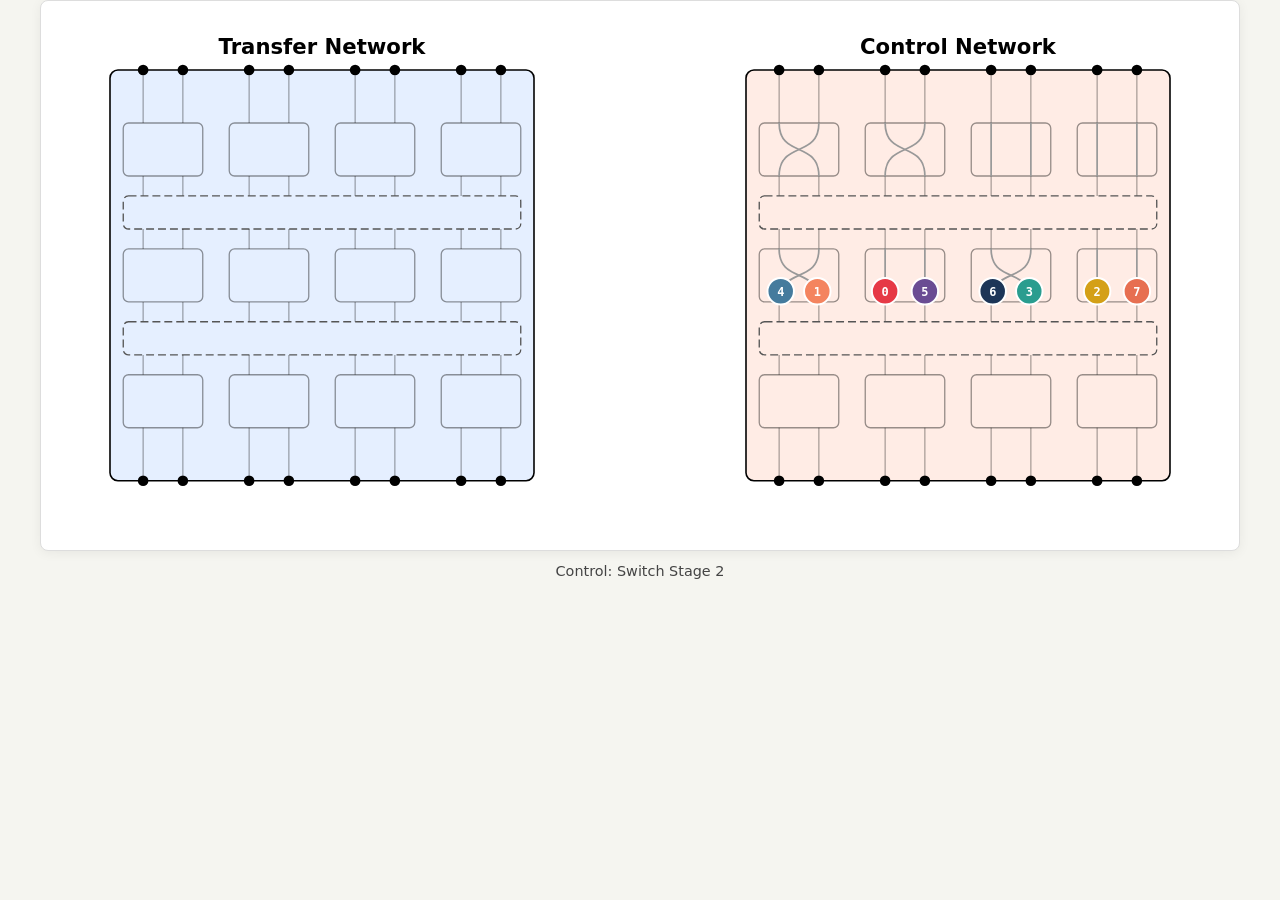
<file: img/echo/animation.html>
<!DOCTYPE html>
<html lang="en">

<head>
    <meta charset="UTF-8">
    <meta name="viewport" content="width=device-width, initial-scale=1.0">
    <title>Echo Cache Visualization</title>
    <style>
        * {
            margin: 0;
            padding: 0;
            box-sizing: border-box;
        }

        html,
        body {
            height: 100%;
        }

        body {
            background: #f5f5f0;
            font-family: system-ui, -apple-system, sans-serif;

            /* Layout: full-width page, centered content without shrink-wrapping */
            display: flex;
            flex-direction: column;
            align-items: stretch;
            /* IMPORTANT: do NOT use center here */
            justify-content: flex-start;

            /* Prevent iframe scrollbars */
            overflow: hidden;
        }

        h1 {
            font-size: 1.4rem;
            color: #222;
            margin: 24px 0 8px;
            letter-spacing: -0.02em;
            text-align: center;
        }

        .subtitle {
            font-size: 0.85rem;
            color: #666;
            margin-bottom: 16px;
            text-align: center;
        }

        #viz-container {
            width: min(1200px, 100%);
            /* grows with iframe width */
            margin: 0 auto;
            /* centered */
            background: #fff;
            border: 1px solid #ddd;
            border-radius: 8px;
            padding: 16px;
            box-shadow: 0 2px 12px rgba(0, 0, 0, 0.06);
        }

        /* Make the SVG scale like an <img> */
        #echo-svg {
            display: block;
            width: 100%;
            height: auto;
        }

        #phase-label {
            text-align: center;
            margin-top: 12px;
            font-size: 0.9rem;
            color: #444;
            font-weight: 500;
            min-height: 1.4em;
        }
    </style>
</head>

<body>
    <div id="viz-container">
        <svg id="echo-svg" viewBox="0 0 880 390" xmlns="http://www.w3.org/2000/svg">
            <style>
                .boundary {
                    fill: none;
                    stroke: #000;
                    stroke-width: 1.2;
                }

                .switch {
                    fill: none;
                    stroke: #000;
                    stroke-width: 1;
                }

                .line {
                    fill: none;
                    stroke: #000;
                    stroke-width: 0.8;
                }

                .node {
                    fill: #000;
                }

                .shuffle-region {
                    fill: none;
                    stroke: #555;
                    stroke-width: 1;
                    stroke-dasharray: 6, 3;
                }

                .net-label {
                    font-family: system-ui, -apple-system, sans-serif;
                    font-size: 16px;
                    fill: #000;
                    font-weight: bold;
                }

                .packet-label {
                    font-family: 'SF Mono', 'Consolas', monospace;
                    font-size: 9px;
                    fill: #fff;
                    font-weight: bold;
                    pointer-events: none;
                }

                .arrow-label {
                    font-family: system-ui, -apple-system, sans-serif;
                    font-size: 13px;
                    fill: #000;
                    font-weight: bold;
                }
            </style>

            <!-- ==================== TRANSFER NETWORK (left) ==================== -->
            <rect x="40" y="40" width="320" height="310" rx="6" fill="rgba(180, 210, 255, 0.35)" stroke="none" />
            <rect class="boundary" x="40" y="40" width="320" height="310" rx="6" />
            <text class="net-label" x="200" y="28" text-anchor="middle">Transfer Network</text>

            <g id="l-inputs">
                <circle class="node" cx="65" cy="40" r="4" />
                <circle class="node" cx="95" cy="40" r="4" />
                <circle class="node" cx="145" cy="40" r="4" />
                <circle class="node" cx="175" cy="40" r="4" />
                <circle class="node" cx="225" cy="40" r="4" />
                <circle class="node" cx="255" cy="40" r="4" />
                <circle class="node" cx="305" cy="40" r="4" />
                <circle class="node" cx="335" cy="40" r="4" />
            </g>
            <g opacity="0.4">
                <path class="line" d="M65,44 L65,80" />
                <path class="line" d="M95,44 L95,80" />
                <path class="line" d="M145,44 L145,80" />
                <path class="line" d="M175,44 L175,80" />
                <path class="line" d="M225,44 L225,80" />
                <path class="line" d="M255,44 L255,80" />
                <path class="line" d="M305,44 L305,80" />
                <path class="line" d="M335,44 L335,80" />
            </g>
            <g opacity="0.4">
                <rect class="switch" x="50" y="80" width="60" height="40" rx="4" />
                <rect class="switch" x="130" y="80" width="60" height="40" rx="4" />
                <rect class="switch" x="210" y="80" width="60" height="40" rx="4" />
                <rect class="switch" x="290" y="80" width="60" height="40" rx="4" />
            </g>
            <g opacity="0.4">
                <path class="line" d="M65,120 L65,135" />
                <path class="line" d="M95,120 L95,135" />
                <path class="line" d="M145,120 L145,135" />
                <path class="line" d="M175,120 L175,135" />
                <path class="line" d="M225,120 L225,135" />
                <path class="line" d="M255,120 L255,135" />
                <path class="line" d="M305,120 L305,135" />
                <path class="line" d="M335,120 L335,135" />
            </g>
            <rect class="shuffle-region" x="50" y="135" width="300" height="25" rx="4" />
            <g opacity="0.4">
                <path class="line" d="M65,160 L65,175" />
                <path class="line" d="M95,160 L95,175" />
                <path class="line" d="M145,160 L145,175" />
                <path class="line" d="M175,160 L175,175" />
                <path class="line" d="M225,160 L225,175" />
                <path class="line" d="M255,160 L255,175" />
                <path class="line" d="M305,160 L305,175" />
                <path class="line" d="M335,160 L335,175" />
            </g>
            <g opacity="0.4">
                <rect class="switch" x="50" y="175" width="60" height="40" rx="4" />
                <rect class="switch" x="130" y="175" width="60" height="40" rx="4" />
                <rect class="switch" x="210" y="175" width="60" height="40" rx="4" />
                <rect class="switch" x="290" y="175" width="60" height="40" rx="4" />
            </g>
            <g opacity="0.4">
                <path class="line" d="M65,215 L65,230" />
                <path class="line" d="M95,215 L95,230" />
                <path class="line" d="M145,215 L145,230" />
                <path class="line" d="M175,215 L175,230" />
                <path class="line" d="M225,215 L225,230" />
                <path class="line" d="M255,215 L255,230" />
                <path class="line" d="M305,215 L305,230" />
                <path class="line" d="M335,215 L335,230" />
            </g>
            <rect class="shuffle-region" x="50" y="230" width="300" height="25" rx="4" />
            <g opacity="0.4">
                <path class="line" d="M65,255 L65,270" />
                <path class="line" d="M95,255 L95,270" />
                <path class="line" d="M145,255 L145,270" />
                <path class="line" d="M175,255 L175,270" />
                <path class="line" d="M225,255 L225,270" />
                <path class="line" d="M255,255 L255,270" />
                <path class="line" d="M305,255 L305,270" />
                <path class="line" d="M335,255 L335,270" />
            </g>
            <g opacity="0.4">
                <rect class="switch" x="50" y="270" width="60" height="40" rx="4" />
                <rect class="switch" x="130" y="270" width="60" height="40" rx="4" />
                <rect class="switch" x="210" y="270" width="60" height="40" rx="4" />
                <rect class="switch" x="290" y="270" width="60" height="40" rx="4" />
            </g>
            <g opacity="0.4">
                <path class="line" d="M65,310 L65,346" />
                <path class="line" d="M95,310 L95,346" />
                <path class="line" d="M145,310 L145,346" />
                <path class="line" d="M175,310 L175,346" />
                <path class="line" d="M225,310 L225,346" />
                <path class="line" d="M255,310 L255,346" />
                <path class="line" d="M305,310 L305,346" />
                <path class="line" d="M335,310 L335,346" />
            </g>
            <g id="l-outputs">
                <circle class="node" cx="65" cy="350" r="4" />
                <circle class="node" cx="95" cy="350" r="4" />
                <circle class="node" cx="145" cy="350" r="4" />
                <circle class="node" cx="175" cy="350" r="4" />
                <circle class="node" cx="225" cy="350" r="4" />
                <circle class="node" cx="255" cy="350" r="4" />
                <circle class="node" cx="305" cy="350" r="4" />
                <circle class="node" cx="335" cy="350" r="4" />
            </g>

            <!-- ==================== CONTROL NETWORK (right) ==================== -->
            <rect x="520" y="40" width="320" height="310" rx="6" fill="rgba(255, 200, 180, 0.35)" stroke="none" />
            <rect class="boundary" x="520" y="40" width="320" height="310" rx="6" />
            <text class="net-label" x="680" y="28" text-anchor="middle">Control Network</text>

            <g id="r-inputs">
                <circle class="node" cx="545" cy="40" r="4" />
                <circle class="node" cx="575" cy="40" r="4" />
                <circle class="node" cx="625" cy="40" r="4" />
                <circle class="node" cx="655" cy="40" r="4" />
                <circle class="node" cx="705" cy="40" r="4" />
                <circle class="node" cx="735" cy="40" r="4" />
                <circle class="node" cx="785" cy="40" r="4" />
                <circle class="node" cx="815" cy="40" r="4" />
            </g>
            <g opacity="0.4">
                <path class="line" d="M545,44 L545,80" />
                <path class="line" d="M575,44 L575,80" />
                <path class="line" d="M625,44 L625,80" />
                <path class="line" d="M655,44 L655,80" />
                <path class="line" d="M705,44 L705,80" />
                <path class="line" d="M735,44 L735,80" />
                <path class="line" d="M785,44 L785,80" />
                <path class="line" d="M815,44 L815,80" />
            </g>
            <g opacity="0.4">
                <rect class="switch" x="530" y="80" width="60" height="40" rx="4" />
                <rect class="switch" x="610" y="80" width="60" height="40" rx="4" />
                <rect class="switch" x="690" y="80" width="60" height="40" rx="4" />
                <rect class="switch" x="770" y="80" width="60" height="40" rx="4" />
            </g>
            <g opacity="0.4">
                <path class="line" d="M545,120 L545,135" />
                <path class="line" d="M575,120 L575,135" />
                <path class="line" d="M625,120 L625,135" />
                <path class="line" d="M655,120 L655,135" />
                <path class="line" d="M705,120 L705,135" />
                <path class="line" d="M735,120 L735,135" />
                <path class="line" d="M785,120 L785,135" />
                <path class="line" d="M815,120 L815,135" />
            </g>
            <rect class="shuffle-region" x="530" y="135" width="300" height="25" rx="4" />
            <g opacity="0.4">
                <path class="line" d="M545,160 L545,175" />
                <path class="line" d="M575,160 L575,175" />
                <path class="line" d="M625,160 L625,175" />
                <path class="line" d="M655,160 L655,175" />
                <path class="line" d="M705,160 L705,175" />
                <path class="line" d="M735,160 L735,175" />
                <path class="line" d="M785,160 L785,175" />
                <path class="line" d="M815,160 L815,175" />
            </g>
            <g opacity="0.4">
                <rect class="switch" x="530" y="175" width="60" height="40" rx="4" />
                <rect class="switch" x="610" y="175" width="60" height="40" rx="4" />
                <rect class="switch" x="690" y="175" width="60" height="40" rx="4" />
                <rect class="switch" x="770" y="175" width="60" height="40" rx="4" />
            </g>
            <g opacity="0.4">
                <path class="line" d="M545,215 L545,230" />
                <path class="line" d="M575,215 L575,230" />
                <path class="line" d="M625,215 L625,230" />
                <path class="line" d="M655,215 L655,230" />
                <path class="line" d="M705,215 L705,230" />
                <path class="line" d="M735,215 L735,230" />
                <path class="line" d="M785,215 L785,230" />
                <path class="line" d="M815,215 L815,230" />
            </g>
            <rect class="shuffle-region" x="530" y="230" width="300" height="25" rx="4" />
            <g opacity="0.4">
                <path class="line" d="M545,255 L545,270" />
                <path class="line" d="M575,255 L575,270" />
                <path class="line" d="M625,255 L625,270" />
                <path class="line" d="M655,255 L655,270" />
                <path class="line" d="M705,255 L705,270" />
                <path class="line" d="M735,255 L735,270" />
                <path class="line" d="M785,255 L785,270" />
                <path class="line" d="M815,255 L815,270" />
            </g>
            <g opacity="0.4">
                <rect class="switch" x="530" y="270" width="60" height="40" rx="4" />
                <rect class="switch" x="610" y="270" width="60" height="40" rx="4" />
                <rect class="switch" x="690" y="270" width="60" height="40" rx="4" />
                <rect class="switch" x="770" y="270" width="60" height="40" rx="4" />
            </g>
            <g opacity="0.4">
                <path class="line" d="M545,310 L545,346" />
                <path class="line" d="M575,310 L575,346" />
                <path class="line" d="M625,310 L625,346" />
                <path class="line" d="M655,310 L655,346" />
                <path class="line" d="M705,310 L705,346" />
                <path class="line" d="M735,310 L735,346" />
                <path class="line" d="M785,310 L785,346" />
                <path class="line" d="M815,310 L815,346" />
            </g>
            <g id="r-outputs">
                <circle class="node" cx="545" cy="350" r="4" />
                <circle class="node" cx="575" cy="350" r="4" />
                <circle class="node" cx="625" cy="350" r="4" />
                <circle class="node" cx="655" cy="350" r="4" />
                <circle class="node" cx="705" cy="350" r="4" />
                <circle class="node" cx="735" cy="350" r="4" />
                <circle class="node" cx="785" cy="350" r="4" />
                <circle class="node" cx="815" cy="350" r="4" />
            </g>

            <!-- ==================== Copy States Arrow ==================== -->
            <g id="copy-arrow" style="display:none">
                <path d="M510,195 L370,195" stroke="#000" stroke-width="2.5" fill="none" marker-end="url(#arrowhead)" />
                <text class="arrow-label" x="440" y="185" text-anchor="middle">Copy States</text>
            </g>
            <defs>
                <marker id="arrowhead" markerWidth="8" markerHeight="6" refX="8" refY="3" orient="auto">
                    <polygon points="0 0, 8 3, 0 6" fill="#000" />
                </marker>
            </defs>

            <!-- ==================== Dynamic layers ==================== -->
            <g id="ctrl-curves"></g>
            <g id="xfer-curves"></g>
            <g id="ctrl-packets"></g>
            <g id="xfer-packets"></g>
        </svg>
    </div>

    <div id="phase-label"></div>

    <script>
        (() => {
            const SVG_NS = "http://www.w3.org/2000/svg";
            const ctrlCurvesG = document.getElementById("ctrl-curves");
            const xferCurvesG = document.getElementById("xfer-curves");
            const ctrlPktsG = document.getElementById("ctrl-packets");
            const xferPktsG = document.getElementById("xfer-packets");
            const copyArrow = document.getElementById("copy-arrow");
            const phaseLabel = document.getElementById("phase-label");

            // ── Port positions ──
            const L_PX = [65, 95, 145, 175, 225, 255, 305, 335];
            const R_PX = [545, 575, 625, 655, 705, 735, 785, 815];

            const L_SW = [
                [{ x: 50, y: 80 }, { x: 130, y: 80 }, { x: 210, y: 80 }, { x: 290, y: 80 }],
                [{ x: 50, y: 175 }, { x: 130, y: 175 }, { x: 210, y: 175 }, { x: 290, y: 175 }],
                [{ x: 50, y: 270 }, { x: 130, y: 270 }, { x: 210, y: 270 }, { x: 290, y: 270 }],
            ];
            const R_SW = [
                [{ x: 530, y: 80 }, { x: 610, y: 80 }, { x: 690, y: 80 }, { x: 770, y: 80 }],
                [{ x: 530, y: 175 }, { x: 610, y: 175 }, { x: 690, y: 175 }, { x: 770, y: 175 }],
                [{ x: 530, y: 270 }, { x: 610, y: 270 }, { x: 690, y: 270 }, { x: 770, y: 270 }],
            ];

            const Y = {
                top: 40, s1T: 80, s1B: 120, s2T: 175, s2B: 215, s3T: 270, s3B: 310, bot: 350,
            };

            const N = 8, LOG_N = 3;
            const ADDRESSES = [5, 2, 4, 3, 1, 6, 0, 7];
            const SW_W = 60, SW_H = 40;
            const COLORS = [
                "#e63946", "#f4845f", "#d4a017", "#2a9d8f", "#457b9d", "#6a4c93", "#1d3557", "#e76f51"
            ];

            function omegaShuffle(pos) {
                return ((pos << 1) | (pos >> (LOG_N - 1))) & (N - 1);
            }

            // ── Simulation (switch then shuffle) ──
            function simulate() {
                let pos = ADDRESSES.map((_, i) => i);
                const snaps = [pos.slice()];
                for (let s = 0; s < LOG_N; s++) {
                    const bit = LOG_N - 1 - s;
                    const after = pos.slice();
                    for (let sw = 0; sw < N / 2; sw++) {
                        let uP = -1, lP = -1;
                        for (let i = 0; i < N; i++) {
                            if (pos[i] === sw * 2) uP = i;
                            if (pos[i] === sw * 2 + 1) lP = i;
                        }
                        if (uP >= 0 && lP >= 0 && (ADDRESSES[uP] >> bit) & 1 && !((ADDRESSES[lP] >> bit) & 1)) {
                            after[uP] = sw * 2 + 1; after[lP] = sw * 2;
                        }
                    }
                    pos = after; snaps.push(pos.slice());
                    if (s < LOG_N - 1) {
                        const sh = new Array(N);
                        for (let i = 0; i < N; i++) sh[i] = omegaShuffle(pos[i]);
                        pos = sh; snaps.push(pos.slice());
                    }
                }
                return snaps;
            }
            // sim: [init(0), sw0(1), shuf0(2), sw1(3), shuf1(4), sw2(5)]
            const sim = simulate();

            // ── Switch states ──
            function computeStates() {
                const states = [];
                for (let s = 0; s < LOG_N; s++) {
                    const bef = sim[s * 2], aft = sim[s * 2 + 1], row = [];
                    for (let sw = 0; sw < N / 2; sw++) {
                        let uP = -1, lP = -1;
                        for (let i = 0; i < N; i++) {
                            if (bef[i] === sw * 2) uP = i;
                            if (bef[i] === sw * 2 + 1) lP = i;
                        }
                        if (uP < 0 || lP < 0) { row.push('pass'); continue; }
                        if (aft[uP] === sw * 2 + 1 && aft[lP] === sw * 2) row.push('swap');
                        else row.push('pass');
                    }
                    states.push(row);
                }
                return states;
            }
            const swStates = computeStates();

            // ── Bezier helpers ──
            function makeBez(sx, sy, ex, ey) {
                return { from: { x: sx, y: sy }, cp1: { x: sx, y: sy + (ey - sy) * 2 / 3 }, cp2: { x: ex, y: sy + (ey - sy) / 3 }, to: { x: ex, y: ey } };
            }
            function evalBez(c, t) {
                const u = 1 - t;
                return {
                    x: u * u * u * c.from.x + 3 * u * u * t * c.cp1.x + 3 * u * t * t * c.cp2.x + t * t * t * c.to.x,
                    y: u * u * u * c.from.y + 3 * u * u * t * c.cp1.y + 3 * u * t * t * c.cp2.y + t * t * t * c.to.y
                };
            }
            function bezD(c) { return `M${c.from.x},${c.from.y} C${c.cp1.x},${c.cp1.y} ${c.cp2.x},${c.cp2.y} ${c.to.x},${c.to.y}`; }

            // ── Build switch curves ──
            function getCurves(boxes, s, sw, topToBot) {
                const box = boxes[s][sw];
                const lx = box.x + SW_W / 4, rx = box.x + 3 * SW_W / 4;
                const t = box.y, b = box.y + SW_H;
                const [fromY, toY] = topToBot ? [t, b] : [b, t];
                if (swStates[s][sw] === 'swap')
                    return { upper: makeBez(lx, fromY, rx, toY), lower: makeBez(rx, fromY, lx, toY) };
                return { upper: makeBez(lx, fromY, lx, toY), lower: makeBez(rx, fromY, rx, toY) };
            }

            // ── Create curve SVG groups ──
            function buildCurveGroups(parentG, boxes, topToBot, beforeSnaps) {
                const groups = [], allC = [];
                for (let s = 0; s < LOG_N; s++) {
                    const g = document.createElementNS(SVG_NS, "g");
                    g.style.display = "none"; parentG.appendChild(g); groups.push(g);
                    const sc = [];
                    for (let sw = 0; sw < N / 2; sw++) {
                        const curves = getCurves(boxes, s, sw, topToBot);
                        sc.push(curves);
                        const bef = beforeSnaps[s];
                        let uP = -1, lP = -1;
                        for (let i = 0; i < N; i++) { if (bef[i] === sw * 2) uP = i; if (bef[i] === sw * 2 + 1) lP = i; }
                        for (const [pk, cv] of [[uP, curves.upper], [lP, curves.lower]]) {
                            if (pk < 0) continue;
                            const p = document.createElementNS(SVG_NS, "path");
                            p.setAttribute("d", bezD(cv)); p.setAttribute("fill", "none");
                            p.setAttribute("stroke", "#999"); p.setAttribute("stroke-width", "1.3");
                            p.setAttribute("stroke-linecap", "round");
                            g.appendChild(p);
                        }
                    }
                    allC.push(sc);
                }
                return { groups, curves: allC };
            }

            // Control: before switch s = sim[s*2], top-to-bottom
            const ctrlBeforeSnaps = [sim[0], sim[2], sim[4]];
            const ctrl = buildCurveGroups(ctrlCurvesG, R_SW, true, ctrlBeforeSnaps);

            // Transfer: before reverse-switch s = sim[s*2+1], bottom-to-top
            // Visual stage 0 (top) = ctrl stage 0 reversed, before = sim[1]
            // Visual stage 1 = ctrl stage 1 reversed, before = sim[3]
            // Visual stage 2 (bottom) = ctrl stage 2 reversed, before = sim[5]
            const xferBeforeSnaps = [sim[1], sim[3], sim[5]];
            const xfer = buildCurveGroups(xferCurvesG, L_SW, false, xferBeforeSnaps);

            function revealCtrlCurves(maxStage) {
                for (let s = 0; s < LOG_N; s++) ctrl.groups[s].style.display = s <= maxStage ? "" : "none";
            }
            function revealXferCurves(maxStage) {
                for (let s = 0; s < LOG_N; s++) xfer.groups[s].style.display = s <= maxStage ? "" : "none";
            }
            function hideCtrlCurves() { for (let s = 0; s < LOG_N; s++) ctrl.groups[s].style.display = "none"; }
            function hideXferCurves() { for (let s = 0; s < LOG_N; s++) xfer.groups[s].style.display = "none"; }

            // ── Get packet Bezier for a given network ──
            function getPktBez(curvesData, beforeSnap, pkt) {
                const pos = beforeSnap[pkt];
                const c = curvesData[Math.floor(pos / 2)];
                return (pos % 2 === 0) ? c.upper : c.lower;
            }

            // ── Control steps (top to bottom) ──
            const C_STEPS = [
                { type: 'sw', stg: 0, yS: Y.top, yE: Y.s1B, swT: Y.s1T, swB: Y.s1B },
                { type: 'sh', yS: Y.s1B, yE: Y.s2T },
                { type: 'sw', stg: 1, yS: Y.s2T, yE: Y.s2B, swT: Y.s2T, swB: Y.s2B },
                { type: 'sh', yS: Y.s2B, yE: Y.s3T },
                { type: 'sw', stg: 2, yS: Y.s3T, yE: Y.bot, swT: Y.s3T, swB: Y.s3B },
            ];
            const C_SN_S = [0, 1, 2, 3, 4], C_SN_E = [1, 2, 3, 4, 5];

            // ── Transfer steps (bottom to top) ──
            // Step 0: Switch 3 (ctrl stg 2 reversed)
            // Step 1: Shuffle 2 (reversed)
            // Step 2: Switch 2 (ctrl stg 1 reversed)
            // Step 3: Shuffle 1 (reversed)
            // Step 4: Switch 1 (ctrl stg 0 reversed)
            const T_STEPS = [
                { type: 'sw', stg: 2, yS: Y.bot, yE: Y.s3T, swT: Y.s3T, swB: Y.s3B },
                { type: 'sh', yS: Y.s3T, yE: Y.s2B },
                { type: 'sw', stg: 1, yS: Y.s2B, yE: Y.s2T, swT: Y.s2T, swB: Y.s2B },
                { type: 'sh', yS: Y.s2T, yE: Y.s1B },
                { type: 'sw', stg: 0, yS: Y.s1B, yE: Y.top, swT: Y.s1T, swB: Y.s1B },
            ];
            const T_SN_S = [5, 4, 3, 2, 1], T_SN_E = [4, 3, 2, 1, 0];

            // ── Position computation ──
            function getPos(portX, snapS, snapE, curvesData, beforeSnaps, step, pkt, t) {
                const s = step;
                const x0 = portX[snapS[pkt]], x1 = portX[snapE[pkt]];
                if (s.type === 'sh') return { x: x0 + (x1 - x0) * t, y: s.yS + (s.yE - s.yS) * t };

                const goingUp = s.yE < s.yS;
                const entryY = goingUp ? s.swB : s.swT;
                const exitY = goingUp ? s.swT : s.swB;
                const totY = Math.abs(s.yE - s.yS);
                const seg1 = Math.abs(entryY - s.yS);
                const seg2 = s.swB - s.swT;
                const seg3 = Math.abs(s.yE - exitY);
                const f1 = seg1 / totY, f2 = seg2 / totY;

                const bez = getPktBez(curvesData[s.stg], beforeSnaps[s.stg], pkt);

                if (f1 > 0 && t <= f1) {
                    const lt = t / f1;
                    return { x: x0 + (bez.from.x - x0) * lt, y: s.yS + (entryY - s.yS) * lt };
                } else if (t <= f1 + f2) {
                    const bt = f2 > 0 ? (t - f1) / f2 : 0;
                    return evalBez(bez, bt);
                } else {
                    const f3 = seg3 / totY;
                    const pt = f3 > 0 ? (t - f1 - f2) / f3 : 1;
                    return { x: bez.to.x + (x1 - bez.to.x) * pt, y: exitY + (s.yE - exitY) * pt };
                }
            }

            // ── Create packet elements ──
            function createPackets(parent) {
                const els = [];
                for (let i = 0; i < N; i++) {
                    const g = document.createElementNS(SVG_NS, "g"); g.style.display = "none";
                    const c = document.createElementNS(SVG_NS, "circle");
                    c.setAttribute("r", "10"); c.setAttribute("fill", COLORS[i]);
                    c.setAttribute("stroke", "#fff"); c.setAttribute("stroke-width", "1.5");
                    g.appendChild(c);
                    const lb = document.createElementNS(SVG_NS, "text");
                    lb.setAttribute("class", "packet-label"); lb.setAttribute("text-anchor", "middle");
                    lb.setAttribute("dy", "3.5"); lb.textContent = i.toString();
                    g.appendChild(lb);
                    parent.appendChild(g); els.push(g);
                }
                return els;
            }
            const cPkts = createPackets(ctrlPktsG);
            const tPkts = createPackets(xferPktsG);

            function setPkt(els, i, x, y) { els[i].style.display = ""; els[i].setAttribute("transform", `translate(${x},${y})`); }
            function hideSet(els) { for (let i = 0; i < N; i++) els[i].style.display = "none"; }

            // ── Easing ──
            function ease(t) { return t < 0.5 ? 2 * t * t : 1 - Math.pow(-2 * t + 2, 2) / 2; }

            // ── Timing ──
            const SD = 300, SP = 110, NS = 5;
            const FLOW = NS * SD + (NS - 1) * SP;
            const P0 = 20;                    // initial pause
            const P1 = FLOW;                   // control flow
            const P2 = 600;                    // pause at ctrl output
            const P3 = 800;                    // copy states
            const P4 = 20;                    // pause before transfer
            const P5 = FLOW;                   // transfer flow
            const P6 = 950;                    // final hold
            const P7 = 200;                    // reset
            const PHASES = [P0, P1, P2, P3, P4, P5, P6, P7];
            const TOTAL = PHASES.reduce((a, b) => a + b, 0);

            const C_LABELS = ["Switch Stage 1", "Shuffle 1", "Switch Stage 2", "Shuffle 2", "Switch Stage 3"];
            const T_LABELS = ["Switch Stage 3", "Inv. Shuffle 2", "Switch Stage 2", "Inv. Shuffle 1", "Switch Stage 1"];

            function stepFromFlow(flowT) {
                const blk = SD + SP;
                const si = Math.min(Math.floor(flowT / blk), NS - 1);
                const wi = flowT - si * blk;
                const t = wi < SD ? ease(wi / SD) : 1;
                return { si, t };
            }

            let t0 = null;
            function animate(ts) {
                if (!t0) t0 = ts;
                const el = (ts - t0) % TOTAL;

                // Determine phase
                let ph = 0, acc = 0;
                for (let i = 0; i < PHASES.length; i++) { if (el < acc + PHASES[i]) { ph = i; break; } acc += PHASES[i]; }
                const pT = el - acc;

                switch (ph) {
                    case 0: // initial pause
                        hideSet(cPkts); hideSet(tPkts); hideCtrlCurves(); hideXferCurves();
                        copyArrow.style.display = "none";
                        for (let i = 0; i < N; i++) {
                            setPkt(cPkts, i, R_PX[sim[0][i]], Y.top);
                        }
                        phaseLabel.textContent = "";
                        break;

                    case 1: { // control flow
                        hideSet(tPkts); copyArrow.style.display = "none"; hideXferCurves();
                        const { si, t } = stepFromFlow(pT);
                        const st = C_STEPS[si];
                        const maxCurveStage = st.type === 'sw' ? st.stg : C_STEPS[Math.max(0, si - 1)].stg;
                        revealCtrlCurves(maxCurveStage);
                        phaseLabel.textContent = "Control: " + C_LABELS[si];
                        for (let i = 0; i < N; i++) {
                            const p = getPos(R_PX, sim[C_SN_S[si]], sim[C_SN_E[si]], ctrl.curves, ctrlBeforeSnaps, st, i, t);
                            setPkt(cPkts, i, p.x, p.y);
                        }
                        break;
                    }

                    case 2: // pause at ctrl output
                        revealCtrlCurves(LOG_N - 1); hideSet(tPkts);
                        for (let i = 0; i < N; i++) setPkt(cPkts, i, R_PX[sim[5][i]], Y.bot);
                        phaseLabel.textContent = "Addresses arrived at banks";
                        break;

                    case 3: // copy states
                        revealCtrlCurves(LOG_N - 1); revealXferCurves(LOG_N - 1);
                        copyArrow.style.display = "";
                        hideSet(tPkts);
                        for (let i = 0; i < N; i++) setPkt(cPkts, i, R_PX[sim[5][i]], Y.bot);
                        phaseLabel.textContent = "← Copy switch states to Transfer Network";
                        break;

                    case 4: // pause before transfer
                        revealCtrlCurves(LOG_N - 1); revealXferCurves(LOG_N - 1);
                        copyArrow.style.display = "";
                        hideSet(cPkts);
                        for (let i = 0; i < N; i++) setPkt(tPkts, i, L_PX[sim[5][i]], Y.bot);
                        phaseLabel.textContent = "Data enters Transfer Network from banks";
                        break;

                    case 5: { // transfer flow
                        hideSet(cPkts); copyArrow.style.display = "";
                        revealCtrlCurves(LOG_N - 1);
                        const { si, t } = stepFromFlow(pT);
                        const st = T_STEPS[si];
                        // Reveal transfer curves: stage 2 first (bottom), then 1, then 0
                        const maxXferStage = st.type === 'sw' ? st.stg : T_STEPS[Math.max(0, si - 1)].stg;
                        revealXferCurves(LOG_N - 1); // show all (they were copied)
                        phaseLabel.textContent = "Transfer: " + T_LABELS[si];
                        for (let i = 0; i < N; i++) {
                            const p = getPos(L_PX, sim[T_SN_S[si]], sim[T_SN_E[si]], xfer.curves, xferBeforeSnaps, st, i, t);
                            setPkt(tPkts, i, p.x, p.y);
                        }
                        break;
                    }

                    case 6: // final hold
                        hideSet(cPkts); revealCtrlCurves(LOG_N - 1); revealXferCurves(LOG_N - 1);
                        copyArrow.style.display = "";
                        for (let i = 0; i < N; i++) setPkt(tPkts, i, L_PX[sim[0][i]], Y.top);
                        phaseLabel.textContent = "Data delivered to read ports ✓";
                        break;

                    case 7: // reset
                        hideSet(cPkts); hideSet(tPkts); hideCtrlCurves(); hideXferCurves();
                        copyArrow.style.display = "none";
                        phaseLabel.textContent = "";
                        break;
                }
                requestAnimationFrame(animate);
            }
            requestAnimationFrame(animate);
        })();
    </script>

</body>

</html>
</file>
